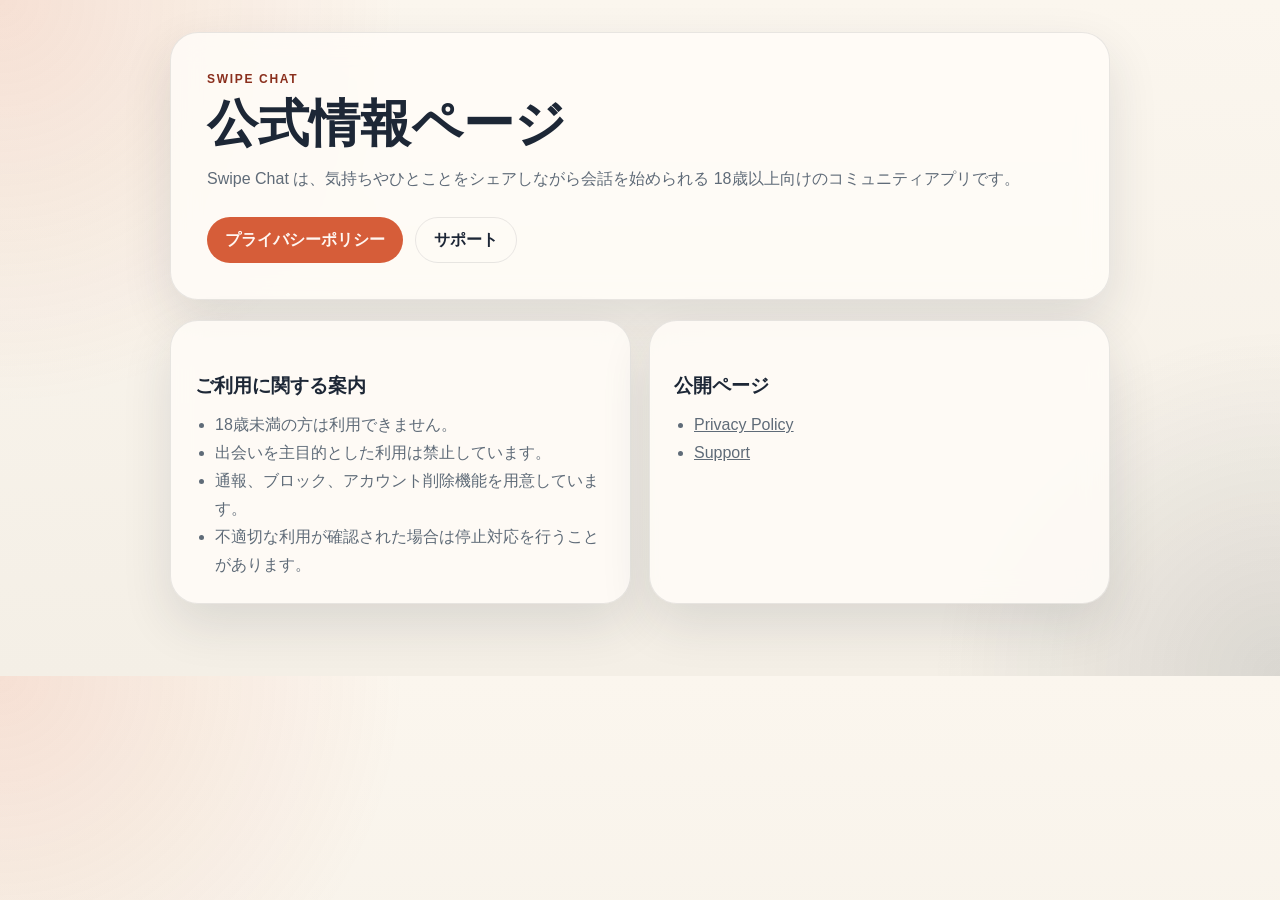
<file: index.html>
<!doctype html>
<html lang="ja">
  <head>
    <meta charset="utf-8" />
    <meta name="viewport" content="width=device-width, initial-scale=1" />
    <title>Swipe Chat | Official Info</title>
    <meta
      name="description"
      content="Swipe Chat の公式情報ページです。サポート窓口とプライバシーポリシーを掲載しています。"
    />
    <link rel="stylesheet" href="./styles.css" />
  </head>
  <body>
    <main class="page-shell">
      <section class="hero-card">
        <p class="eyebrow">Swipe Chat</p>
        <h1>公式情報ページ</h1>
        <p class="lead">
          Swipe Chat は、気持ちやひとことをシェアしながら会話を始められる
          18歳以上向けのコミュニティアプリです。
        </p>
        <div class="hero-actions">
          <a class="primary-link" href="./privacy.html">プライバシーポリシー</a>
          <a class="secondary-link" href="./support.html">サポート</a>
        </div>
      </section>

      <section class="grid">
        <article class="info-card">
          <h2>ご利用に関する案内</h2>
          <ul class="plain-list">
            <li>18歳未満の方は利用できません。</li>
            <li>出会いを主目的とした利用は禁止しています。</li>
            <li>通報、ブロック、アカウント削除機能を用意しています。</li>
            <li>不適切な利用が確認された場合は停止対応を行うことがあります。</li>
          </ul>
        </article>

        <article class="info-card">
          <h2>公開ページ</h2>
          <ul class="link-list">
            <li><a href="./privacy.html">Privacy Policy</a></li>
            <li><a href="./support.html">Support</a></li>
          </ul>
        </article>
      </section>
    </main>
  </body>
</html>
</file>
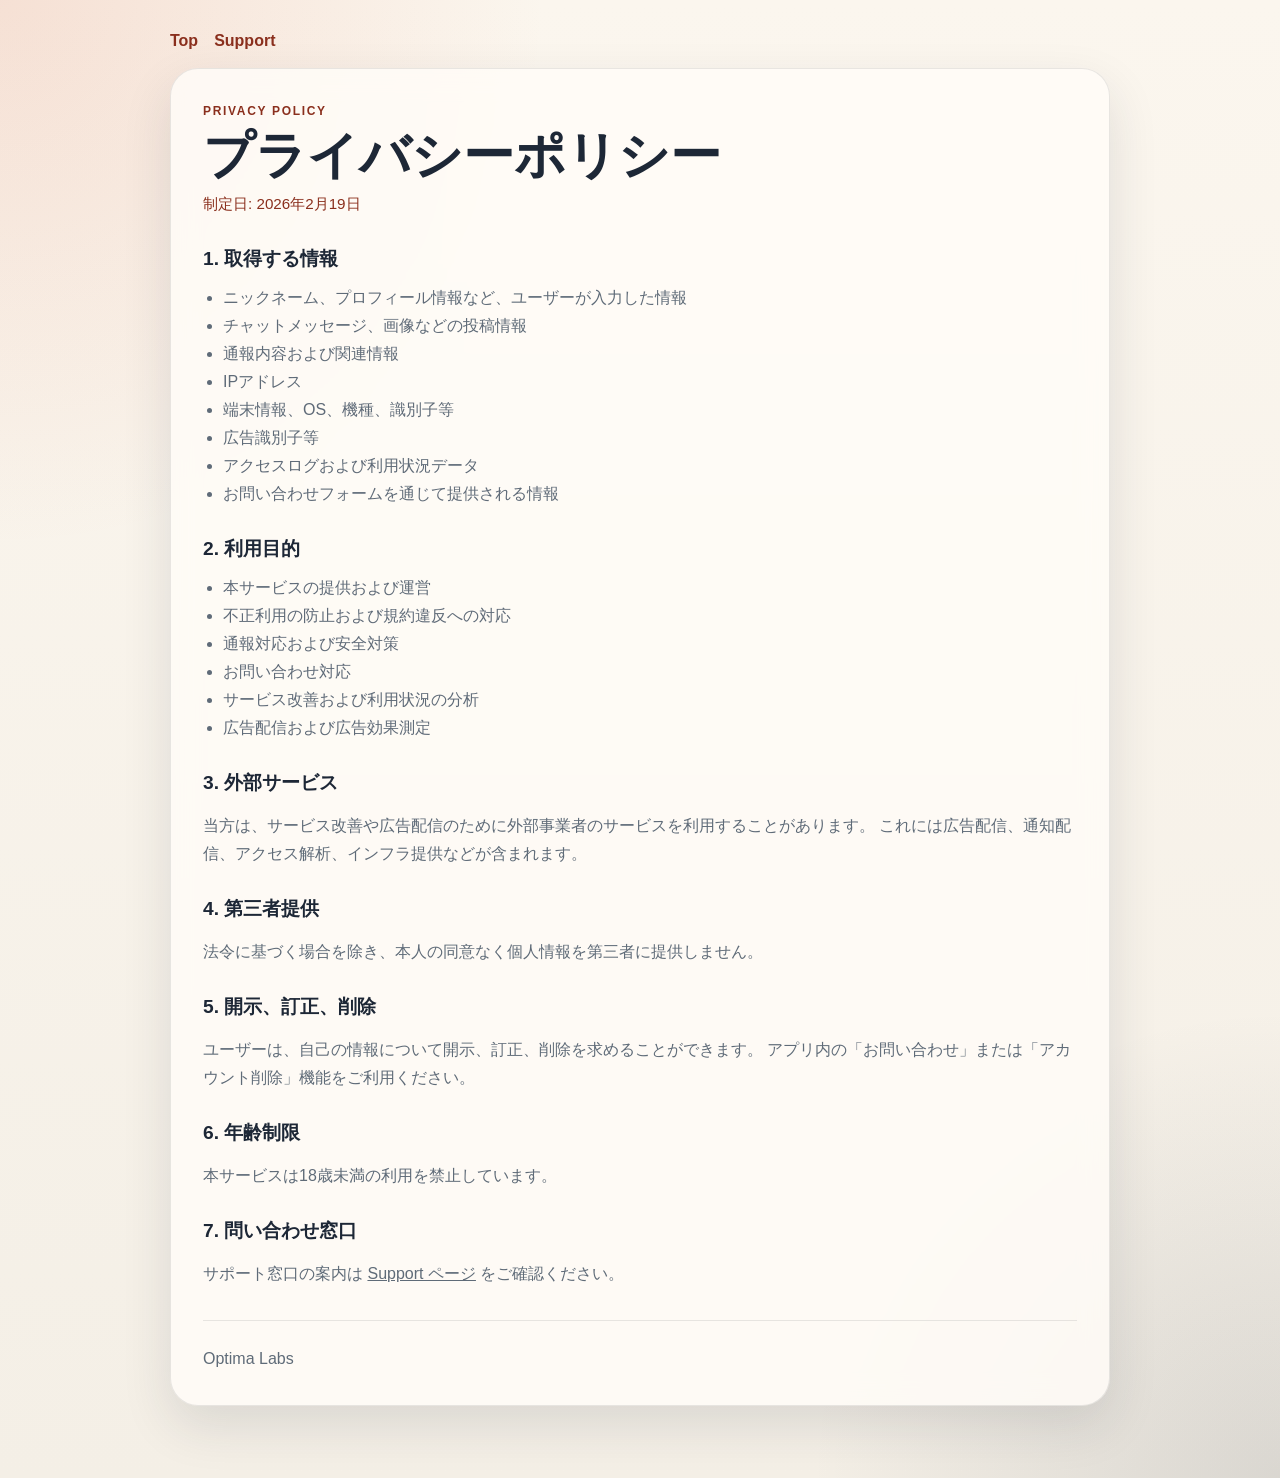
<file: privacy.html>
<!doctype html>
<html lang="ja">
  <head>
    <meta charset="utf-8" />
    <meta name="viewport" content="width=device-width, initial-scale=1" />
    <title>Swipe Chat | Privacy Policy</title>
    <meta
      name="description"
      content="Swipe Chat のプライバシーポリシーです。取得する情報、利用目的、問い合わせ窓口を掲載しています。"
    />
    <link rel="stylesheet" href="./styles.css" />
  </head>
  <body>
    <main class="page-shell">
      <nav class="top-nav">
        <a href="./index.html">Top</a>
        <a href="./support.html">Support</a>
      </nav>

      <section class="content-card">
        <p class="eyebrow">Privacy Policy</p>
        <h1>プライバシーポリシー</h1>
        <p class="meta">制定日: 2026年2月19日</p>

        <h2>1. 取得する情報</h2>
        <ul class="plain-list">
          <li>ニックネーム、プロフィール情報など、ユーザーが入力した情報</li>
          <li>チャットメッセージ、画像などの投稿情報</li>
          <li>通報内容および関連情報</li>
          <li>IPアドレス</li>
          <li>端末情報、OS、機種、識別子等</li>
          <li>広告識別子等</li>
          <li>アクセスログおよび利用状況データ</li>
          <li>お問い合わせフォームを通じて提供される情報</li>
        </ul>

        <h2>2. 利用目的</h2>
        <ul class="plain-list">
          <li>本サービスの提供および運営</li>
          <li>不正利用の防止および規約違反への対応</li>
          <li>通報対応および安全対策</li>
          <li>お問い合わせ対応</li>
          <li>サービス改善および利用状況の分析</li>
          <li>広告配信および広告効果測定</li>
        </ul>

        <h2>3. 外部サービス</h2>
        <p>
          当方は、サービス改善や広告配信のために外部事業者のサービスを利用することがあります。
          これには広告配信、通知配信、アクセス解析、インフラ提供などが含まれます。
        </p>

        <h2>4. 第三者提供</h2>
        <p>
          法令に基づく場合を除き、本人の同意なく個人情報を第三者に提供しません。
        </p>

        <h2>5. 開示、訂正、削除</h2>
        <p>
          ユーザーは、自己の情報について開示、訂正、削除を求めることができます。
          アプリ内の「お問い合わせ」または「アカウント削除」機能をご利用ください。
        </p>

        <h2>6. 年齢制限</h2>
        <p>本サービスは18歳未満の利用を禁止しています。</p>

        <h2>7. 問い合わせ窓口</h2>
        <p>
          サポート窓口の案内は <a href="./support.html">Support ページ</a>
          をご確認ください。
        </p>

        <div class="signature">
          <p>Optima Labs</p>
        </div>
      </section>
    </main>
  </body>
</html>
</file>
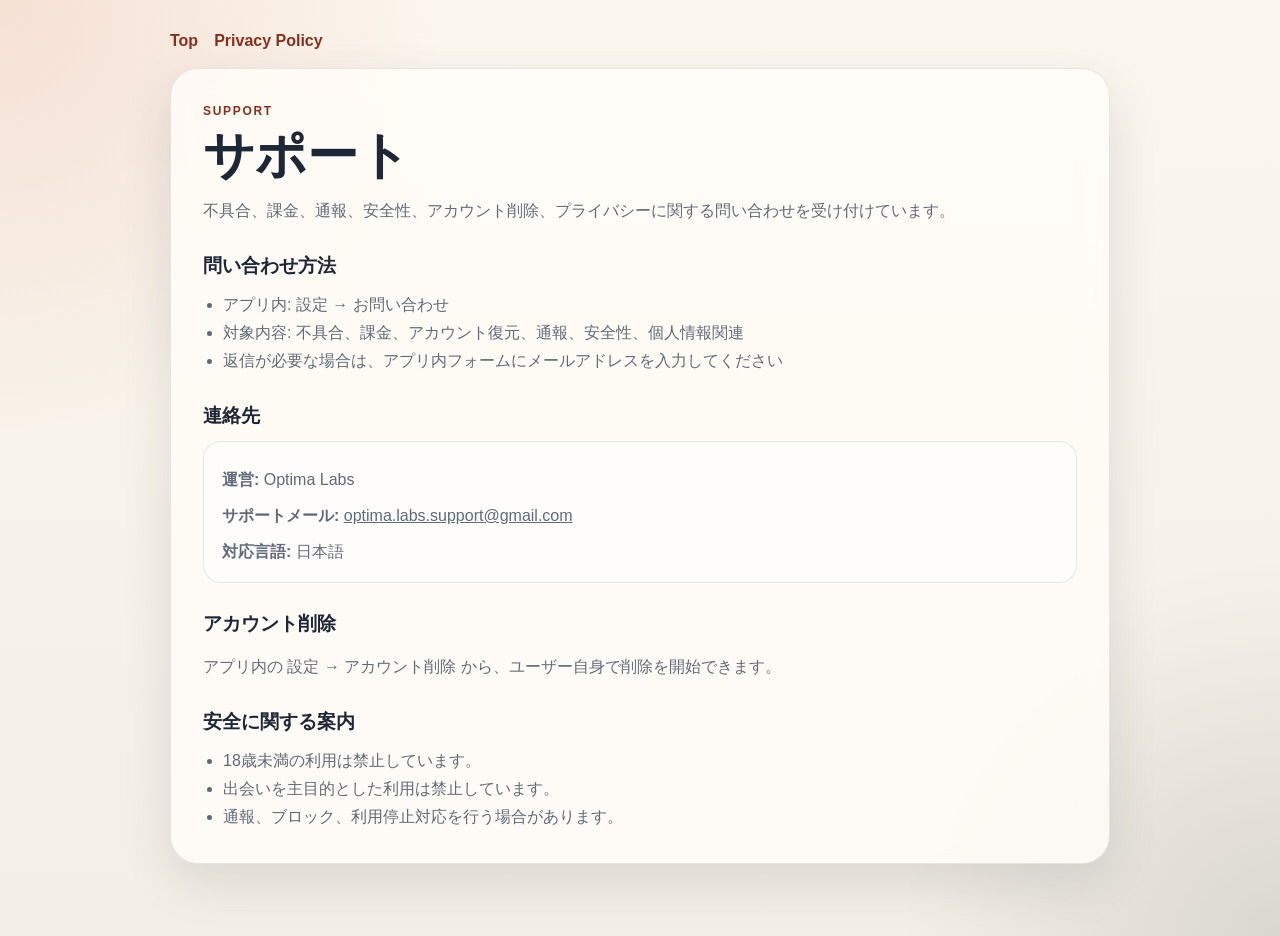
<file: support.html>
<!doctype html>
<html lang="ja">
  <head>
    <meta charset="utf-8" />
    <meta name="viewport" content="width=device-width, initial-scale=1" />
    <title>Swipe Chat | Support</title>
    <meta
      name="description"
      content="Swipe Chat のサポート窓口、問い合わせ方法、アカウント削除案内を掲載しています。"
    />
    <link rel="stylesheet" href="./styles.css" />
  </head>
  <body>
    <main class="page-shell">
      <nav class="top-nav">
        <a href="./index.html">Top</a>
        <a href="./privacy.html">Privacy Policy</a>
      </nav>

      <section class="content-card">
        <p class="eyebrow">Support</p>
        <h1>サポート</h1>
        <p class="lead">
          不具合、課金、通報、安全性、アカウント削除、プライバシーに関する問い合わせを受け付けています。
        </p>

        <h2>問い合わせ方法</h2>
        <ul class="plain-list">
          <li>アプリ内: 設定 → お問い合わせ</li>
          <li>対象内容: 不具合、課金、アカウント復元、通報、安全性、個人情報関連</li>
          <li>返信が必要な場合は、アプリ内フォームにメールアドレスを入力してください</li>
        </ul>

        <h2>連絡先</h2>
        <div class="support-block">
          <p><strong>運営:</strong> Optima Labs</p>
          <p>
            <strong>サポートメール:</strong>
            <a href="mailto:optima.labs.support@gmail.com">optima.labs.support@gmail.com</a>
          </p>
          <p><strong>対応言語:</strong> 日本語</p>
        </div>

        <h2>アカウント削除</h2>
        <p>
          アプリ内の 設定 → アカウント削除 から、ユーザー自身で削除を開始できます。
        </p>

        <h2>安全に関する案内</h2>
        <ul class="plain-list">
          <li>18歳未満の利用は禁止しています。</li>
          <li>出会いを主目的とした利用は禁止しています。</li>
          <li>通報、ブロック、利用停止対応を行う場合があります。</li>
        </ul>
      </section>
    </main>
  </body>
</html>
</file>
<file: styles.css>
:root {
  --bg: #f4efe6;
  --paper: rgba(255, 252, 247, 0.86);
  --ink: #1d2736;
  --muted: #5f6b78;
  --line: rgba(29, 39, 54, 0.1);
  --accent: #d65d39;
  --accent-deep: #8a2f1d;
  --shadow: 0 20px 50px rgba(29, 39, 54, 0.12);
}

* {
  box-sizing: border-box;
}

body {
  margin: 0;
  font-family: "Avenir Next", "Hiragino Sans", "Yu Gothic", sans-serif;
  color: var(--ink);
  background:
    radial-gradient(circle at top left, rgba(214, 93, 57, 0.14), transparent 28%),
    radial-gradient(circle at bottom right, rgba(29, 39, 54, 0.12), transparent 24%),
    linear-gradient(180deg, #fbf6ee 0%, var(--bg) 100%);
}

a {
  color: inherit;
}

.page-shell {
  max-width: 980px;
  margin: 0 auto;
  padding: 32px 20px 72px;
}

.hero-card,
.content-card,
.info-card {
  background: var(--paper);
  border: 1px solid var(--line);
  border-radius: 28px;
  box-shadow: var(--shadow);
  backdrop-filter: blur(14px);
}

.hero-card {
  padding: 36px;
}

.content-card {
  padding: 32px;
}

.info-card {
  padding: 24px;
}

.eyebrow {
  margin: 0 0 8px;
  font-size: 12px;
  font-weight: 700;
  letter-spacing: 0.14em;
  text-transform: uppercase;
  color: var(--accent-deep);
}

h1 {
  margin: 0 0 16px;
  font-size: clamp(2rem, 4vw, 3.6rem);
  line-height: 1;
}

h2 {
  margin: 28px 0 12px;
  font-size: 1.2rem;
}

.lead,
p,
li {
  font-size: 1rem;
  line-height: 1.75;
  color: var(--muted);
}

.meta {
  margin-top: -6px;
  color: var(--accent-deep);
  font-size: 0.95rem;
}

.hero-actions {
  display: flex;
  flex-wrap: wrap;
  gap: 12px;
  margin-top: 24px;
}

.primary-link,
.secondary-link {
  display: inline-flex;
  align-items: center;
  justify-content: center;
  min-height: 46px;
  padding: 0 18px;
  border-radius: 999px;
  text-decoration: none;
  font-weight: 700;
}

.primary-link {
  background: var(--accent);
  color: #fff7f2;
}

.secondary-link {
  border: 1px solid var(--line);
}

.grid {
  display: grid;
  grid-template-columns: repeat(2, minmax(0, 1fr));
  gap: 18px;
  margin-top: 20px;
}

.plain-list,
.link-list {
  margin: 0;
  padding-left: 20px;
}

.top-nav {
  display: flex;
  gap: 16px;
  margin-bottom: 18px;
  font-weight: 700;
}

.top-nav a {
  text-decoration: none;
  color: var(--accent-deep);
}

.notice-box,
.support-block {
  padding: 16px 18px;
  border-radius: 18px;
  border: 1px solid var(--line);
  background: rgba(255, 255, 255, 0.55);
}

.notice-box p,
.support-block p,
.signature p {
  margin: 8px 0 0;
}

.signature {
  margin-top: 32px;
  padding-top: 16px;
  border-top: 1px solid var(--line);
}

@media (max-width: 720px) {
  .page-shell {
    padding: 20px 14px 44px;
  }

  .hero-card,
  .content-card,
  .info-card {
    border-radius: 22px;
  }

  .hero-card,
  .content-card {
    padding: 24px 18px;
  }

  .grid {
    grid-template-columns: 1fr;
  }
}
</file>
